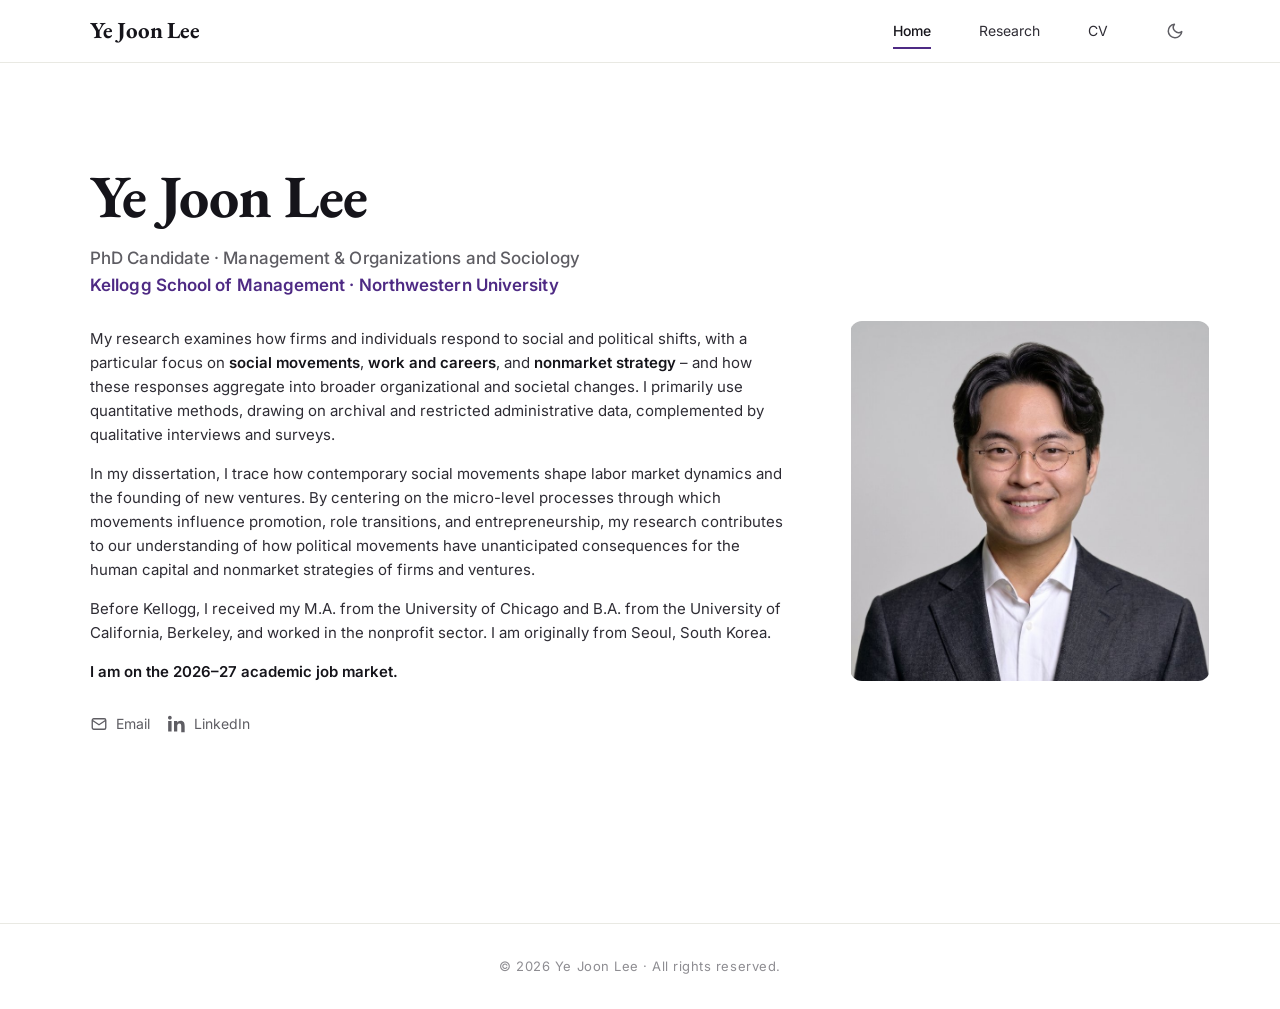
<file: index.html>
<!DOCTYPE html>
<html lang="en">
<head>
<meta charset="UTF-8">
<meta name="viewport" content="width=device-width, initial-scale=1">
<title>Ye Joon Lee</title>
<meta name="description" content="Ye Joon Lee — PhD Candidate in Management & Organizations and Sociology at the Kellogg School of Management, Northwestern University. Research on labor markets, social movements, organizations, and disability employment.">
<link rel="canonical" href="https://www.yejoonlee.com/">

<!-- Open Graph -->
<meta property="og:type" content="profile">
<meta property="og:title" content="Ye Joon Lee — Kellogg School of Management">
<meta property="og:description" content="PhD Candidate at Kellogg. Research on labor markets, social movements, organizations, and disability employment.">
<meta property="og:url" content="https://www.yejoonlee.com/">
<meta property="og:image" content="https://www.yejoonlee.com/assets/portrait.jpg?v=6">
<meta name="twitter:card" content="summary_large_image">

<!-- Favicon -->
<link rel="icon" type="image/png" sizes="32x32" href="assets/favicon-32.png?v=1">
<link rel="icon" type="image/png" sizes="16x16" href="assets/favicon-16.png?v=1">
<link rel="apple-touch-icon" sizes="180x180" href="assets/apple-touch-icon.png?v=1">

<!-- Fonts -->
<link rel="preconnect" href="https://fonts.googleapis.com">
<link rel="preconnect" href="https://fonts.gstatic.com" crossorigin>
<link href="https://fonts.googleapis.com/css2?family=EB+Garamond:wght@500;600;700;800&family=Source+Serif+4:opsz,wght@8..60,400;8..60,500;8..60,600&family=Inter:wght@400;500;600&display=swap" rel="stylesheet">

<link rel="stylesheet" href="assets/site.css?v=2">

<script>
  (function() {
    const saved = localStorage.getItem('theme');
    document.documentElement.setAttribute('data-theme', saved || 'light');
    document.addEventListener('DOMContentLoaded', function() {
      const btn = document.querySelector('.theme-toggle');
      if (!btn) return;
      btn.addEventListener('click', function() {
        const cur = document.documentElement.getAttribute('data-theme');
        const next = cur === 'dark' ? 'light' : 'dark';
        document.documentElement.setAttribute('data-theme', next);
        localStorage.setItem('theme', next);
      });
    });
  })();
</script>
</head>
<body>

<nav class="site-nav" aria-label="Primary">
  <div class="inner">
    <a href="/" class="brand plain">
      <span class="brand-name">Ye Joon Lee</span>
    </a>
    <div class="links">
      <a href="/" aria-current="page">Home</a>
      <a href="research.html">Research</a>
      <a href="cv.html">CV</a>
      <button class="theme-toggle" aria-label="Toggle light/dark theme" type="button">
        <svg class="icon-moon" viewBox="0 0 24 24" fill="none" stroke="currentColor" stroke-width="2" stroke-linecap="round" stroke-linejoin="round"><path d="M21 12.79A9 9 0 1 1 11.21 3 7 7 0 0 0 21 12.79z"/></svg>
        <svg class="icon-sun" viewBox="0 0 24 24" fill="none" stroke="currentColor" stroke-width="2" stroke-linecap="round" stroke-linejoin="round"><circle cx="12" cy="12" r="4"/><path d="M12 2v2M12 20v2M4.93 4.93l1.41 1.41M17.66 17.66l1.41 1.41M2 12h2M20 12h2M4.93 19.07l1.41-1.41M17.66 6.34l1.41-1.41"/></svg>
      </button>
    </div>
  </div>
</nav>

<main>
  <div class="container-wide">

    <section class="hero">
      <div class="hero-text">
        <h1 class="hero-name">Ye Joon Lee</h1>
        <p class="hero-title">
          PhD Candidate · Management &amp; Organizations and Sociology<br>
          <span class="inst-accent">Kellogg School of Management · Northwestern University</span>
        </p>
        <p class="hero-bio">
          My research examines how firms and individuals respond to social and political shifts, with a particular focus on <strong>social movements</strong>, <strong>work and careers</strong>, and <strong>nonmarket strategy</strong> – and how these responses aggregate into broader organizational and societal changes. I primarily use quantitative methods, drawing on archival and restricted administrative data, complemented by qualitative interviews and surveys.
        </p>
        <p class="hero-bio">
          In my dissertation, I trace how contemporary social movements shape labor market dynamics and the founding of new ventures. By centering on the micro-level processes through which movements influence promotion, role transitions, and entrepreneurship, my research contributes to our understanding of how political movements have unanticipated consequences for the human capital and nonmarket strategies of firms and ventures.
        </p>
        <p class="hero-bio">
          Before Kellogg, I received my M.A. from the University of Chicago and B.A. from the University of California, Berkeley, and worked in the nonprofit sector. I am originally from Seoul, South Korea.
        </p>
        <p class="hero-bio">
          <strong>I am on the 2026–27 academic job market.</strong>
        </p>

        <div class="socials">
          <a href="mailto:yejoon.lee@kellogg.northwestern.edu" aria-label="Email">
            <svg viewBox="0 0 24 24" fill="none" stroke="currentColor" stroke-width="1.8"><rect x="3" y="5" width="18" height="14" rx="2"></rect><path d="m3 7 9 6 9-6"></path></svg>
            Email
          </a>
          <a href="https://www.linkedin.com/in/yejoonlee0309/" target="_blank" rel="noopener" aria-label="LinkedIn">
            <svg viewBox="0 0 24 24" fill="currentColor"><path d="M4.98 3.5C4.98 4.88 3.87 6 2.5 6S0 4.88 0 3.5 1.12 1 2.5 1s2.48 1.12 2.48 2.5zM.22 8h4.56v14H.22V8zM8 8h4.37v1.92h.06c.61-1.15 2.1-2.36 4.32-2.36 4.62 0 5.47 3.04 5.47 7v8.44h-4.56v-7.49c0-1.78-.03-4.07-2.48-4.07-2.48 0-2.86 1.94-2.86 3.94V22H8V8z"></path></svg>
            LinkedIn
          </a>
        </div>
      </div>

      <div class="hero-portrait">
        <div class="frame" aria-label="Ye Joon Lee">
          <img src="assets/portrait.jpg?v=6" alt="Ye Joon Lee">
        </div>
      </div>
    </section>

  </div>
</main>

<footer class="page-footer">
  © 2026 Ye Joon Lee · All rights reserved.
</footer>

</body>
</html>
</file>
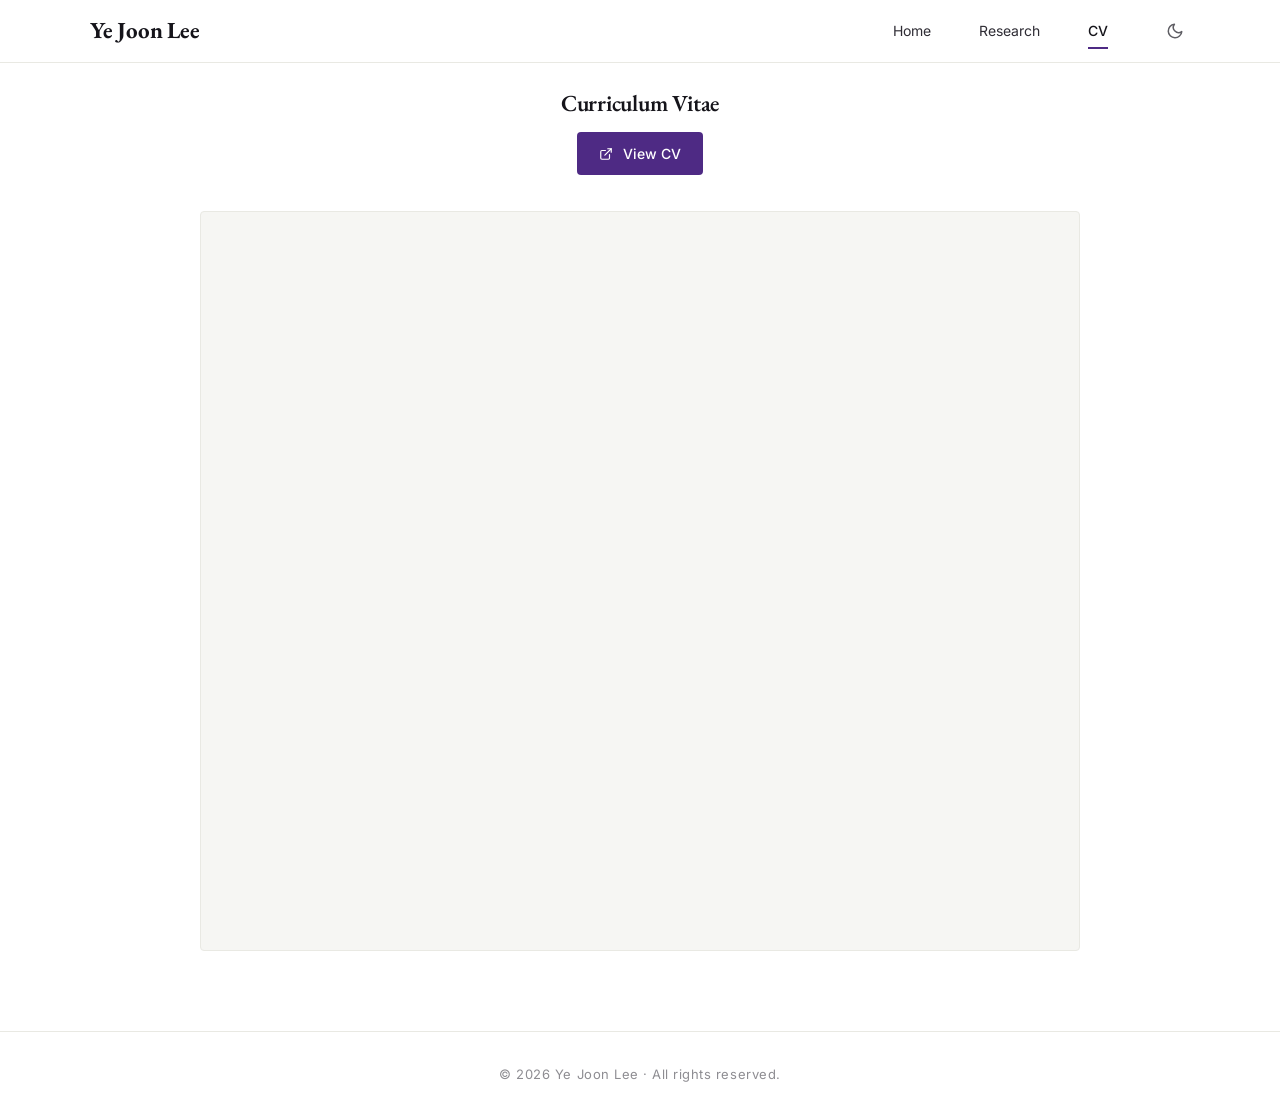
<file: cv.html>
<!DOCTYPE html>
<html lang="en">
<head>
<meta charset="UTF-8">
<meta name="viewport" content="width=device-width, initial-scale=1">
<title>CV — Ye Joon Lee</title>
<meta name="description" content="Curriculum vitae of Ye Joon Lee — PhD Candidate at the Kellogg School of Management, Northwestern University.">
<link rel="canonical" href="https://www.yejoonlee.com/cv.html">

<meta property="og:type" content="profile">
<meta property="og:title" content="CV — Ye Joon Lee">
<meta property="og:description" content="Curriculum vitae of Ye Joon Lee.">
<meta property="og:url" content="https://www.yejoonlee.com/cv.html">
<meta property="og:image" content="https://www.yejoonlee.com/assets/portrait.jpg">

<link rel="icon" type="image/png" sizes="32x32" href="assets/favicon-32.png?v=1">
<link rel="icon" type="image/png" sizes="16x16" href="assets/favicon-16.png?v=1">
<link rel="apple-touch-icon" sizes="180x180" href="assets/apple-touch-icon.png?v=1">

<link rel="preconnect" href="https://fonts.googleapis.com">
<link rel="preconnect" href="https://fonts.gstatic.com" crossorigin>
<link href="https://fonts.googleapis.com/css2?family=EB+Garamond:wght@500;600;700;800&family=Source+Serif+4:opsz,wght@8..60,400;8..60,500;8..60,600&family=Inter:wght@400;500;600&display=swap" rel="stylesheet">
<link rel="stylesheet" href="assets/site.css?v=2">

<style>
  .cv-card {
    text-align: center;
    padding: 28px 0 14px;
  }
  .cv-title {
    font-family: var(--font-display);
    font-size: clamp(20px, 2.2vw, 23px);
    font-weight: 600;
    line-height: 1.1;
    letter-spacing: -0.01em;
    color: var(--fg);
    margin: 0 0 16px;
  }
  .cv-download {
    display: inline-flex;
    align-items: center;
    gap: 10px;
    padding: 10px 22px;
    background: var(--accent);
    color: #fff;
    border-radius: 4px;
    font-family: var(--font-sans);
    font-size: 14px;
    font-weight: 500;
    text-decoration: none;
  }
  .cv-download:hover { background: var(--accent-ink); color: #fff; text-decoration: none; }
  .cv-download svg { width: 14px; height: 14px; }
  .cv-updated {
    font-family: var(--font-sans);
    font-size: 13px;
    color: var(--fg-faint);
    letter-spacing: 0.04em;
    text-transform: uppercase;
    margin: 14px 0 0;
  }

  .cv-viewer {
    margin: 22px 0 64px;
    width: 100%;
    aspect-ratio: 8.5 / 11;
    max-height: calc(100vh - 160px);
    border: 1px solid var(--rule);
    border-radius: 4px;
    overflow: hidden;
    background: var(--bg-muted);
  }
  .cv-viewer iframe {
    width: 100%; height: 100%;
    border: 0;
    display: block;
  }
  .cv-fallback {
    padding: 32px;
    text-align: center;
    font-family: var(--font-sans);
    font-size: 15px;
    color: var(--fg-muted);
  }
  .cv-fallback a { color: var(--accent); }

  @media (max-width: 640px) {
    .cv-viewer { display: none; }
    .cv-card { padding: 48px 0 96px; }
  }
</style>

<script>
  (function() {
    const saved = localStorage.getItem('theme');
    document.documentElement.setAttribute('data-theme', saved || 'light');
    document.addEventListener('DOMContentLoaded', function() {
      const btn = document.querySelector('.theme-toggle');
      if (!btn) return;
      btn.addEventListener('click', function() {
        const cur = document.documentElement.getAttribute('data-theme');
        const next = cur === 'dark' ? 'light' : 'dark';
        document.documentElement.setAttribute('data-theme', next);
        localStorage.setItem('theme', next);
      });
    });
  })();
</script>
</head>
<body>

<nav class="site-nav" aria-label="Primary">
  <div class="inner">
    <a href="/" class="brand plain">
      <span class="brand-name">Ye Joon Lee</span>
    </a>
    <div class="links">
      <a href="/">Home</a>
      <a href="research.html">Research</a>
      <a href="cv.html" aria-current="page">CV</a>
      <button class="theme-toggle" aria-label="Toggle light/dark theme" type="button">
        <svg class="icon-moon" viewBox="0 0 24 24" fill="none" stroke="currentColor" stroke-width="2" stroke-linecap="round" stroke-linejoin="round"><path d="M21 12.79A9 9 0 1 1 11.21 3 7 7 0 0 0 21 12.79z"/></svg>
        <svg class="icon-sun" viewBox="0 0 24 24" fill="none" stroke="currentColor" stroke-width="2" stroke-linecap="round" stroke-linejoin="round"><circle cx="12" cy="12" r="4"/><path d="M12 2v2M12 20v2M4.93 4.93l1.41 1.41M17.66 17.66l1.41 1.41M2 12h2M20 12h2M4.93 19.07l1.41-1.41M17.66 6.34l1.41-1.41"/></svg>
      </button>
    </div>
  </div>
</nav>

<main>
  <div class="container-mid">

    <section class="cv-card">
      <h1 class="cv-title">Curriculum Vitae</h1>
      <a class="cv-download" href="yejoon-lee_cv.pdf" target="_blank" rel="noopener">
        <svg viewBox="0 0 24 24" fill="none" stroke="currentColor" stroke-width="2" stroke-linecap="round" stroke-linejoin="round"><path d="M18 13v6a2 2 0 0 1-2 2H5a2 2 0 0 1-2-2V8a2 2 0 0 1 2-2h6"/><path d="M15 3h6v6"/><path d="M10 14 21 3"/></svg>
        View CV
      </a>
    </section>

    <div class="cv-viewer">
      <iframe src="yejoon-lee_cv.pdf#view=FitH&toolbar=0" title="Ye Joon Lee — CV">
        <div class="cv-fallback">
          Your browser cannot display the inline PDF.
          <a href="yejoon-lee_cv.pdf" target="_blank" rel="noopener">Open the CV in a new tab</a>.
        </div>
      </iframe>
    </div>

  </div>
</main>

<footer class="page-footer">
  © 2026 Ye Joon Lee · All rights reserved.
</footer>

</body>
</html>
</file>
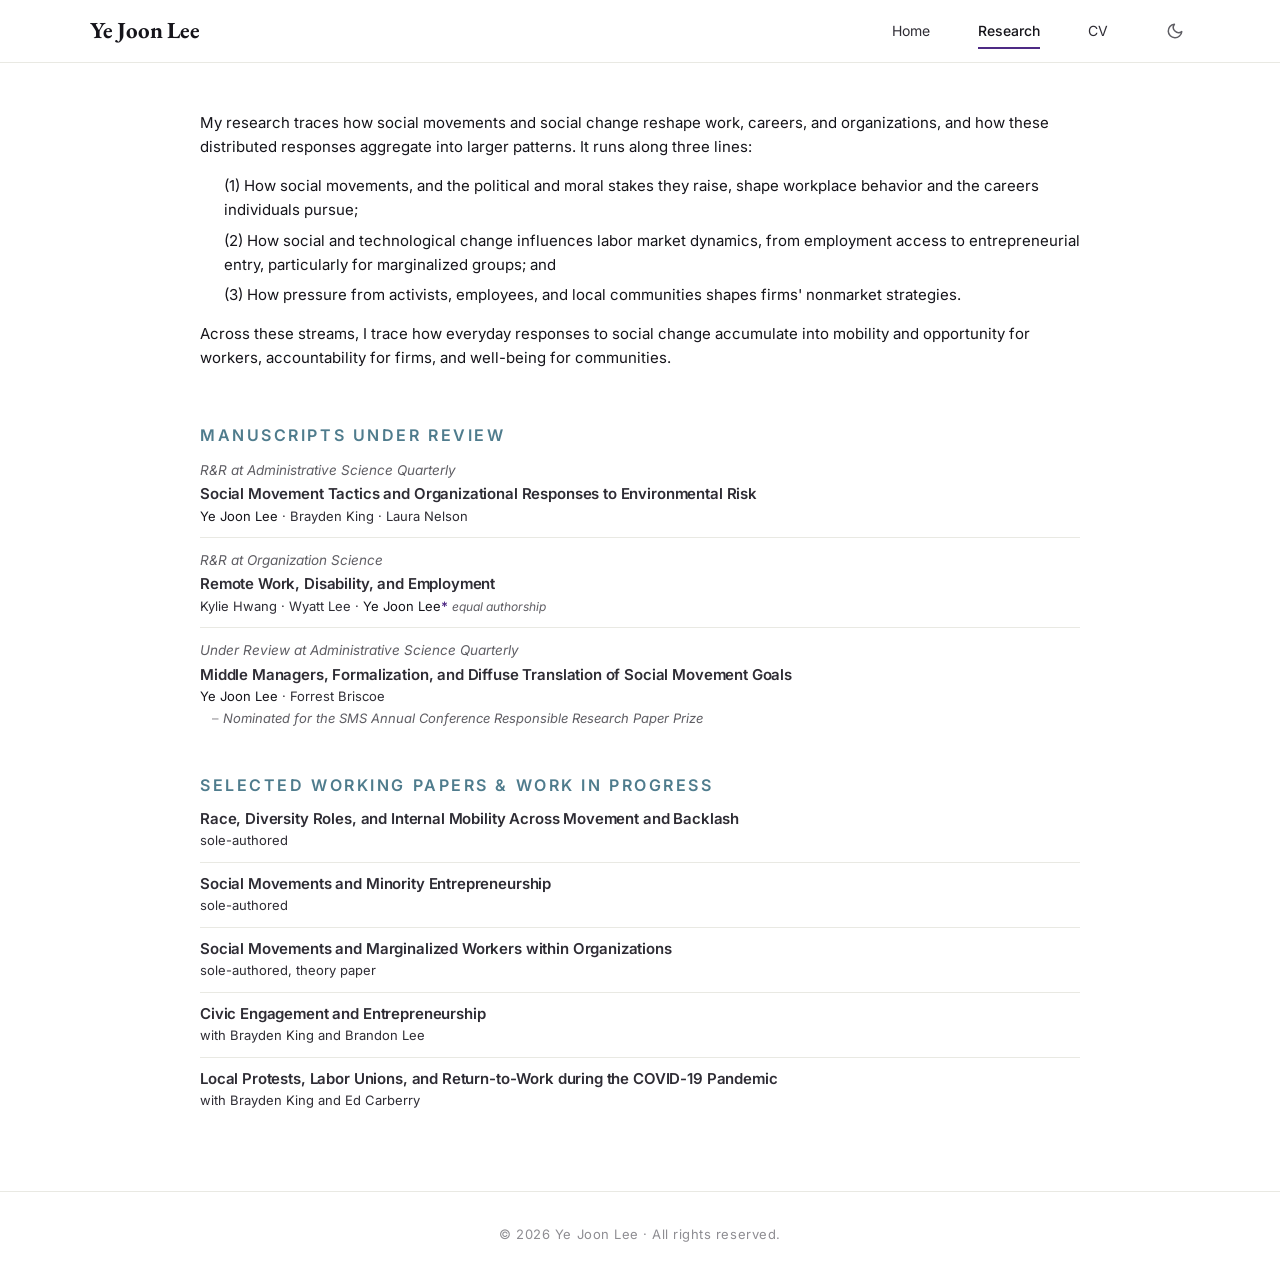
<file: research.html>
<!DOCTYPE html>
<html lang="en">
<head>
<meta charset="UTF-8">
<meta name="viewport" content="width=device-width, initial-scale=1">
<title>Research — Ye Joon Lee</title>
<meta name="description" content="Research papers by Ye Joon Lee on labor markets, social movements, organizations, and disability employment.">
<link rel="canonical" href="https://www.yejoonlee.com/research.html">

<meta property="og:type" content="profile">
<meta property="og:title" content="Research — Ye Joon Lee">
<meta property="og:description" content="Papers under review, working papers, and projects in progress.">
<meta property="og:url" content="https://www.yejoonlee.com/research.html">
<meta property="og:image" content="https://www.yejoonlee.com/assets/portrait.jpg">

<link rel="icon" type="image/png" sizes="32x32" href="assets/favicon-32.png?v=1">
<link rel="icon" type="image/png" sizes="16x16" href="assets/favicon-16.png?v=1">
<link rel="apple-touch-icon" sizes="180x180" href="assets/apple-touch-icon.png?v=1">

<link rel="preconnect" href="https://fonts.googleapis.com">
<link rel="preconnect" href="https://fonts.gstatic.com" crossorigin>
<link href="https://fonts.googleapis.com/css2?family=EB+Garamond:wght@500;600;700;800&family=Source+Serif+4:opsz,wght@8..60,400;8..60,500;8..60,600&family=Inter:wght@400;500;600&display=swap" rel="stylesheet">
<link rel="stylesheet" href="assets/site.css?v=2">

<script>
  (function() {
    const saved = localStorage.getItem('theme');
    document.documentElement.setAttribute('data-theme', saved || 'light');
    document.addEventListener('DOMContentLoaded', function() {
      const btn = document.querySelector('.theme-toggle');
      if (!btn) return;
      btn.addEventListener('click', function() {
        const cur = document.documentElement.getAttribute('data-theme');
        const next = cur === 'dark' ? 'light' : 'dark';
        document.documentElement.setAttribute('data-theme', next);
        localStorage.setItem('theme', next);
      });
    });
  })();
</script>
</head>
<body>

<nav class="site-nav" aria-label="Primary">
  <div class="inner">
    <a href="/" class="brand plain">
      <span class="brand-name">Ye Joon Lee</span>
    </a>
    <div class="links">
      <a href="/">Home</a>
      <a href="research.html" aria-current="page">Research</a>
      <a href="cv.html">CV</a>
      <button class="theme-toggle" aria-label="Toggle light/dark theme" type="button">
        <svg class="icon-moon" viewBox="0 0 24 24" fill="none" stroke="currentColor" stroke-width="2" stroke-linecap="round" stroke-linejoin="round"><path d="M21 12.79A9 9 0 1 1 11.21 3 7 7 0 0 0 21 12.79z"/></svg>
        <svg class="icon-sun" viewBox="0 0 24 24" fill="none" stroke="currentColor" stroke-width="2" stroke-linecap="round" stroke-linejoin="round"><circle cx="12" cy="12" r="4"/><path d="M12 2v2M12 20v2M4.93 4.93l1.41 1.41M17.66 17.66l1.41 1.41M2 12h2M20 12h2M4.93 19.07l1.41-1.41M17.66 6.34l1.41-1.41"/></svg>
      </button>
    </div>
  </div>
</nav>

<main>
  <div class="container-mid">

    <section class="section" style="margin-top:48px;">
      <div class="section-head">
        <p>My research traces how social movements and social change reshape work, careers, and organizations, and how these distributed responses aggregate into larger patterns. It runs along three lines:</p>
        <p class="research-line">(1) How social movements, and the political and moral stakes they raise, shape workplace behavior and the careers individuals pursue;</p>
        <p class="research-line">(2) How social and technological change influences labor market dynamics, from employment access to entrepreneurial entry, particularly for marginalized groups; and</p>
        <p class="research-line">(3) How pressure from activists, employees, and local communities shapes firms' nonmarket strategies.</p>
        <p>Across these streams, I trace how everyday responses to social change accumulate into mobility and opportunity for workers, accountability for firms, and well-being for communities.</p>
      </div>
    </section>

    <section class="section">
      <h3 class="paper-group-heading">Manuscripts Under Review</h3>
      <ol class="papers">
        <li>
          <p class="p-status"><span class="st">R&amp;R</span><span class="conj"> at </span><span class="vn">Administrative Science Quarterly</span></p>
          <h4 class="p-title">Social Movement Tactics and Organizational Responses to Environmental Risk</h4>
          <p class="p-auth"><span class="me">Ye Joon Lee</span> · Brayden King · Laura Nelson</p>
        </li>
        <li>
          <p class="p-status"><span class="st">R&amp;R</span><span class="conj"> at </span><span class="vn">Organization Science</span></p>
          <h4 class="p-title">Remote Work, Disability, and Employment</h4>
          <p class="p-auth">Kylie Hwang · Wyatt Lee · <span class="me">Ye Joon Lee</span><span class="eq-note">*<span class="eq-note-label">equal authorship</span></span></p>
        </li>
        <li>
          <p class="p-status"><span class="st">Under Review</span><span class="conj"> at </span><span class="vn">Administrative Science Quarterly</span></p>
          <h4 class="p-title">Middle Managers, Formalization, and Diffuse Translation of Social Movement Goals</h4>
          <p class="p-auth"><span class="me">Ye Joon Lee</span> · Forrest Briscoe</p>
          <p class="p-note">Nominated for the SMS Annual Conference Responsible Research Paper Prize</p>
        </li>
      </ol>

      <h3 class="paper-group-heading">Selected Working Papers &amp; Work in Progress</h3>
      <ol class="papers">
        <li>
          <h4 class="p-title">Race, Diversity Roles, and Internal Mobility Across Movement and Backlash</h4>
          <p class="p-auth">sole-authored</p>
        </li>
        <li>
          <h4 class="p-title">Social Movements and Minority Entrepreneurship</h4>
          <p class="p-auth">sole-authored</p>
        </li>
        <li>
          <h4 class="p-title">Social Movements and Marginalized Workers within Organizations</h4>
          <p class="p-auth">sole-authored, theory paper</p>
        </li>
        <li>
          <h4 class="p-title">Civic Engagement and Entrepreneurship</h4>
          <p class="p-auth">with Brayden King and Brandon Lee</p>
        </li>
        <li>
          <h4 class="p-title">Local Protests, Labor Unions, and Return-to-Work during the COVID-19 Pandemic</h4>
          <p class="p-auth">with Brayden King and Ed Carberry</p>
        </li>
      </ol>

    </section>

  </div>
</main>

<footer class="page-footer">
  © 2026 Ye Joon Lee · All rights reserved.
</footer>

</body>
</html>
</file>
<file: assets/site.css>
/* ============================================================
   Ye Joon Lee — personal website
   ============================================================ */

:root {
  --bg: #ffffff;
  --bg-elev: #ffffff;
  --bg-muted: #f6f6f3;
  --fg: #15141a;
  --fg-soft: #2e2c34;
  --fg-muted: #5e5d63;
  --fg-faint: #8e8d92;
  --author-self: #7d7c82;  /* coauthor gray, a touch darker — own-name byline */
  --rule: #e9e9e3;
  --rule-strong: #d3d3cc;

  --accent: #4E2A84;       /* Northwestern purple */
  --accent-soft: #6b4aa3;
  --accent-ink: #3a1f63;
  --accent-tint: #efe8f5;

  --cv-heading: #4f7c8d;   /* steel-teal — matches CV section headings */

  --font-display: "EB Garamond", Georgia, serif;
  --font-body: "Source Serif 4", "Source Serif Pro", Georgia, "Times New Roman", serif;
  --font-sans: "Inter", -apple-system, BlinkMacSystemFont, "Segoe UI", sans-serif;
  --font-mono: "JetBrains Mono", ui-monospace, Menlo, monospace;

  --wide: 1100px;
  --mid: 880px;
  --narrow: 680px;
  --gutter: clamp(20px, 5vw, 56px);

  --t-fast: 120ms;
  --t-med: 220ms;
}

[data-theme="dark"] {
  --bg: #232328;
  --bg-elev: #2c2c33;
  --bg-muted: #2a2a30;
  --fg: #edece6;
  --fg-soft: #cfcec9;
  --fg-muted: #989899;
  --fg-faint: #76767a;
  --author-self: #7e7e82;  /* coauthor gray, a touch brighter — own-name byline */
  --rule: #3a3a40;
  --rule-strong: #4a4a52;

  --accent: #b29ae0;
  --accent-soft: #c4abe9;
  --accent-ink: #d3bff0;
  --accent-tint: #352a48;

  --cv-heading: #7aaec0;   /* steel-teal, lightened for dark bg */
}

html { color-scheme: light; }
html[data-theme="dark"] { color-scheme: dark; }

* { box-sizing: border-box; }
html { scroll-behavior: smooth; }
body {
  margin: 0;
  background: var(--bg);
  color: var(--fg);
  font-family: var(--font-body);
  font-size: 18px;
  line-height: 1.65;
  -webkit-font-smoothing: antialiased;
  text-rendering: optimizeLegibility;
}
@media (min-width: 720px) { body { font-size: 19px; } }
@media (min-width: 1000px) { body { font-size: 20px; } }

p { margin: 0 0 1em; text-wrap: pretty; }
a { color: var(--accent); text-decoration: none; }
a:hover { color: var(--accent-ink); text-decoration: underline; text-underline-offset: 3px; }
a.plain { color: inherit; }
a.plain:hover { color: var(--accent); text-decoration: none; }

em, i { font-style: italic; }
strong { font-weight: 600; color: var(--fg); }
hr { border: 0; border-top: 1px solid var(--rule); margin: 2.5rem 0; }

h1, h2, h3, h4 {
  font-family: var(--font-display);
  font-weight: 600;
  line-height: 1.15;
  color: var(--fg);
  margin: 0 0 0.6em;
  letter-spacing: -0.01em;
}

.eyebrow {
  font-family: var(--font-sans);
  font-size: 12px;
  font-weight: 500;
  letter-spacing: 0.14em;
  text-transform: uppercase;
  color: var(--fg-muted);
  margin: 0 0 14px;
}

/* ------------------------------------------------------------ NAV */
.site-nav {
  position: sticky; top: 0; z-index: 20;
  background: var(--bg);
  border-bottom: 1px solid var(--rule);
  padding: 0 var(--gutter);
}
.site-nav .inner {
  max-width: var(--wide);
  margin: 0 auto;
  padding: 12px 0;
  display: flex; align-items: center; justify-content: space-between; gap: 1.5rem;
}
.site-nav .brand {
  font-family: var(--font-display);
  font-size: 23px;
  font-weight: 700;
  letter-spacing: -0.01em;
  color: var(--fg);
  display: inline-flex; align-items: center; gap: 14px;
}
.site-nav .brand:hover { color: var(--fg); }
.site-nav .theme-toggle {
  background: none;
  border: none;
  padding: 6px;
  margin-left: 4px;
  cursor: pointer;
  color: var(--fg-muted);
  display: inline-flex;
  align-items: center;
  border-radius: 4px;
  transition: color var(--t-fast);
}
.site-nav .theme-toggle:hover { color: var(--accent); }
.site-nav .theme-toggle svg { width: 18px; height: 18px; }
.site-nav .theme-toggle .icon-sun { display: none; }
.site-nav .theme-toggle .icon-moon { display: block; }
html[data-theme="dark"] .site-nav .theme-toggle .icon-sun { display: block; }
html[data-theme="dark"] .site-nav .theme-toggle .icon-moon { display: none; }
.site-nav .links {
  display: flex; gap: clamp(1.6rem, 4vw, 3rem); align-items: center;
}
.site-nav .links a {
  font-family: var(--font-sans);
  font-size: 14px;
  font-weight: 400;
  color: var(--fg-soft);
  padding: 2px 0;
  position: relative;
}
.site-nav .links a:hover { color: var(--accent); text-decoration: none; }
.site-nav .links a[aria-current="page"] {
  color: var(--fg);
  font-weight: 500;
}
.site-nav .links a[aria-current="page"]::after {
  content: "";
  position: absolute; left: 0; right: 0; bottom: -4px;
  height: 1.5px; background: var(--accent);
}
@media (max-width: 520px) {
  .site-nav .inner { padding: 14px 0; }
  .site-nav .brand { font-size: 19px; }
  .site-nav .links { gap: 14px; }
  .site-nav .links a { font-size: 14px; }
}
@media (max-width: 640px) {
  .hero-name { font-size: 40px; }
  .hero { padding: 32px 0 32px; gap: 24px; }
  .hero-portrait { order: -1; max-width: 240px; justify-self: center; }
}

/* ------------------------------------------------------------ LAYOUT */
main { padding: 0 var(--gutter); }
.container-wide   { max-width: var(--wide);   margin: 0 auto; }
.container-mid    { max-width: var(--mid);    margin: 0 auto; }
.container-narrow { max-width: var(--narrow); margin: 0 auto; }

.section { margin: 40px 0; }
@media (min-width: 720px) { .section { margin: 56px 0; } }

/* ------------------------------------------------------------ HERO */
.hero {
  padding: 60px 0 40px;
  display: grid;
  grid-template-columns: 1fr;
  gap: 40px;
  align-items: center;
  min-height: calc(100vh - 200px);
}
.hero-text { max-width: 720px; }
.hero-name {
  font-family: var(--font-display);
  font-size: 60px;
  font-weight: 700;
  line-height: 1.02;
  letter-spacing: -0.015em;
  color: var(--fg);
  margin: 0 0 18px;
}
.hero-name .ee-small {
  font-size: 0.82em;
  font-weight: 700;
  letter-spacing: -0.005em;
}
.hero-title {
  font-family: var(--font-sans);
  font-size: 17px;
  font-weight: 500;
  letter-spacing: 0.005em;
  color: var(--fg-muted);
  line-height: 1.6;
  margin: 0 0 28px;
}
.hero-title .inst-accent { color: var(--accent); font-weight: 600; }
.hero-bio {
  font-family: var(--font-sans);
  font-size: 15px;
  line-height: 1.6;
  color: var(--fg-soft);
  max-width: 80ch;
}

/* Portrait */
.hero-portrait {
  width: 100%;
  max-width: 360px;
  justify-self: start;
}
.hero-portrait .frame {
  aspect-ratio: 1/1;
  overflow: hidden;
  position: relative;
  border-radius: 12px;
}
.hero-portrait .frame img {
  width: 100%; height: 100%;
  object-fit: contain;
  display: block;
}

@media (min-width: 820px) {
  .hero {
    grid-template-columns: 1fr 360px;
    gap: 40px;
    padding: 60px 0 60px;
    min-height: calc(100vh - 120px);
  }
  .hero-portrait {
    width: 360px; max-width: 360px;
    justify-self: end;
    margin-top: 96px;
    margin-right: -20px;
  }
}

/* ------------------------------------------------------------ SOCIALS */
.socials {
  display: flex; gap: 18px; margin-top: 24px;
  font-family: var(--font-sans); font-size: 14px;
}
.socials a {
  color: var(--fg-muted);
  display: inline-flex; align-items: center; gap: 8px;
  padding: 4px 0;
  border-bottom: 1px solid transparent;
}
.socials a:hover { color: var(--accent); text-decoration: none; border-bottom-color: var(--accent); }
.socials svg { width: 18px; height: 18px; }

/* ------------------------------------------------------------ SECTION HEADERS */
.page-title {
  font-family: var(--font-display);
  font-size: clamp(41px, 5vw, 57px);
  font-weight: 600;
  letter-spacing: -0.015em;
  line-height: 1.1;
  color: var(--fg);
  margin: 0 0 18px;
}
.page-lead {
  font-family: var(--font-body);
  font-size: 20px;
  line-height: 1.55;
  color: var(--fg-soft);
  max-width: 100%;
  margin: 0;
}
.research-interests-label {
  font-family: var(--font-sans);
  font-size: 14px;
  font-weight: 600;
  letter-spacing: 0.16em;
  text-transform: uppercase;
  color: var(--accent);
  margin: 0 0 12px;
}
.research-interests {
  font-family: var(--font-body);
  font-size: 18px;
  color: var(--fg-soft);
  line-height: 1.6;
  margin: 0;
  max-width: 100%;
}
.section-head { margin-bottom: 16px; }
.section-head h2 {
  font-family: var(--font-sans);
  font-size: 16px;
  font-weight: 600;
  letter-spacing: 0.16em;
  text-transform: uppercase;
  color: var(--accent);
  margin: 0 0 20px;
}
.section-head p {
  font-family: var(--font-sans);
  color: var(--fg);
  max-width: 100%;
  margin: 0;
  font-size: 15px;
  line-height: 1.6;
}

/* ------------------------------------------------------------ NEWS LIST */
.news-list { list-style: none; padding: 0; margin: 0; }
.news-list li {
  display: grid;
  grid-template-columns: 1fr;
  gap: 4px 20px;
  padding: 18px 0;
  border-top: 1px solid var(--rule);
}
.news-list li:last-child { border-bottom: 1px solid var(--rule); }
.news-list .when {
  font-family: var(--font-sans);
  font-size: 13px; letter-spacing: 0.06em; text-transform: uppercase;
  color: var(--fg-muted);
}
.news-list .what {
  font-family: var(--font-body);
  font-size: 19px;
  color: var(--fg);
  line-height: 1.55;
}
@media (min-width: 640px) {
  .news-list li { grid-template-columns: 130px 1fr; gap: 20px; padding: 16px 0; align-items: baseline; }
  .news-list .when { padding-top: 3px; }
}

.section-head .research-line { margin: 0 0 0.45em; padding-left: 1.6em; }
/* empty line before the first stream and after the last */
.section-head p:not(.research-line) + .research-line { margin-top: 1em; }
.section-head .research-line:has(+ p:not(.research-line)) { margin-bottom: 1em; }

/* ------------------------------------------------------------ PAPERS */
.paper-group-heading {
  font-family: var(--font-sans);
  font-size: 16px;
  font-weight: 600;
  letter-spacing: 0.16em;
  text-transform: uppercase;
  color: var(--cv-heading);
  margin: 48px 0 14px;
}
.paper-group-heading:first-of-type { margin-top: 0; }
/* Box-free paper list with a thin left rule per entry. Status above the title:
   "R&R at <venue>", quiet; one notch-smaller, semibold title; First-Last names. */
.papers { list-style: none; padding: 0; margin: 0; }
.papers > li {
  padding: 11px 0;
  border-top: 1px solid var(--rule);
  display: flex;
  flex-direction: column;
  gap: 3px;
}
.papers > li:first-child { border-top: none; padding-top: 0; }
.papers > li:last-child { padding-bottom: 0; }
/* Whole status line italic, one size + one color. */
.p-status { font-family: var(--font-sans); font-size: 13.5px; font-style: italic; color: var(--fg-muted); margin: 0; }
.p-status .st,
.p-status .conj,
.p-status .vn { font-style: italic; font-weight: 400; color: inherit; }
.p-title {
  font-family: var(--font-sans);
  font-size: 15px;
  font-weight: 600;
  line-height: 1.3;
  color: var(--fg-soft);
  margin: 0;
}
.p-auth {
  font-family: var(--font-sans);
  font-size: 13px;
  color: var(--fg-soft);
  margin: 0;
  line-height: 1.5;
}
.p-auth .me { color: var(--fg); font-weight: 400; }
.eq-note { color: var(--accent); font-weight: 600; }
.eq-note-label {
  font-size: 12px;
  font-weight: 400;
  color: var(--fg-muted);
  font-style: italic;
  margin-left: 4px;
}
.p-note {
  font-family: var(--font-sans);
  font-size: 13px;
  font-style: italic;
  color: var(--fg-muted);
  margin: -1px 0 0;
  padding-left: 26px;
  line-height: 1.5;
}
.p-note::before { content: "– "; margin-left: -14px; font-style: normal; color: var(--fg-faint); }

/* ------------------------------------------------------------ CONTACT */
.contact-grid {
  display: grid;
  grid-template-columns: 1fr;
  gap: 18px;
  font-family: var(--font-sans);
  font-size: 15px;
}
@media (min-width: 640px) {
  .contact-grid { grid-template-columns: auto 1fr; column-gap: 40px; row-gap: 12px; }
}
.contact-grid .key {
  font-weight: 500;
  letter-spacing: 0.08em;
  text-transform: uppercase;
  font-size: 12px;
  color: var(--fg-muted);
  align-self: center;
}

/* Obfuscated email */
.obf-email {
  font-family: var(--font-mono);
  font-size: 0.95em;
  color: var(--fg);
  user-select: all;
}
.obf-email .obf-sep {
  color: var(--accent);
  font-weight: 500;
}

/* ------------------------------------------------------------ FOOTER */
.page-footer {
  border-top: 1px solid var(--rule);
  padding: 32px var(--gutter);
  margin-top: 80px;
  color: var(--fg-faint);
  font-family: var(--font-sans);
  font-size: 13px;
  letter-spacing: 0.04em;
  text-align: center;
}
.page-footer a { color: var(--fg-muted); }

/* ------------------------------------------------------------ PRINT */
@media print {
  .site-nav, .page-footer { display: none !important; }
  main { padding: 0; }
}
</file>
